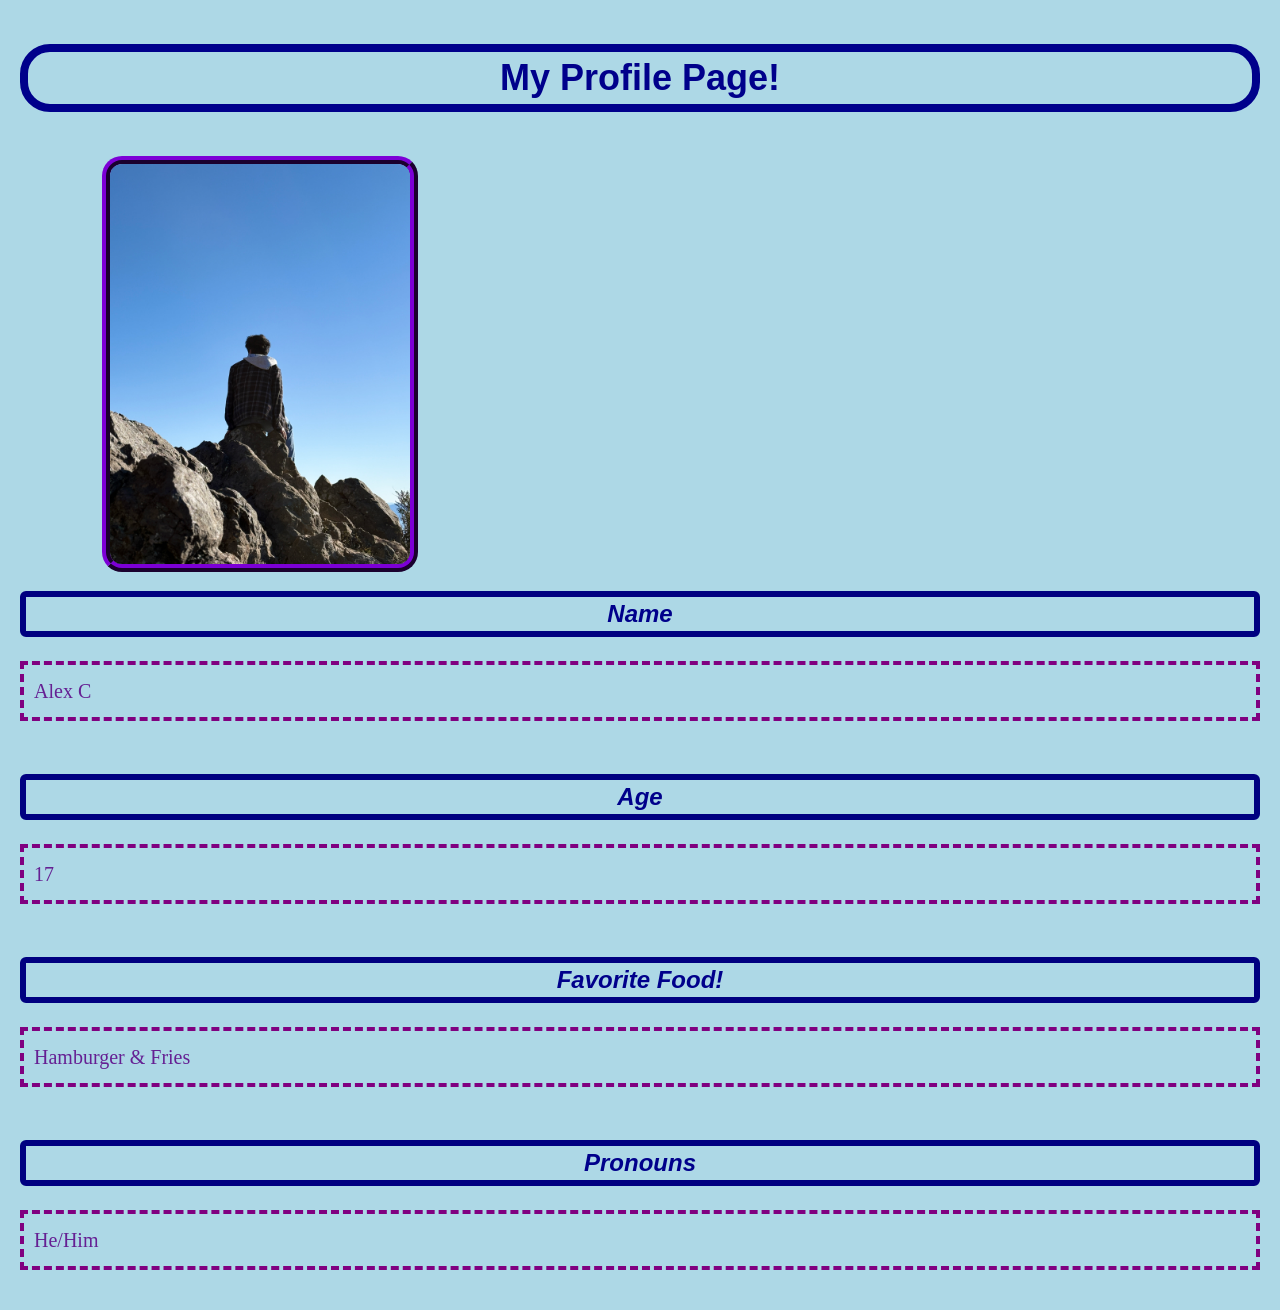
<file: index.html>
<!DOCTYPE html>
<html lang="en">
<head>
    <meta charset="UTF-8">
    <meta name="viewport" content="width=device-width, initial-scale=1.0">
    <link rel="stylesheet" href="styles.css">
    <title>Document</title>
</head>
<body>

    <div class="profile-card">

   <h1 class="heading"> My Profile Page! </h1>
   <br>
   <img class="profile-img" src="IMG_7664.JPEG" alt="Profile Picture" width="300" height="400">
   <br>
   <h3 class="subheading"> Name </h3>
   <p class="info"> Alex C </p>
   <br>
   <h3 class="subheading"> Age </h3>
   <p class="info"> 17 </p>
   <br>
   <h3 class="subheading"> Favorite Food!</h3>
   <p class="info"> Hamburger & Fries</p>
   <br>
   <h3 class="subheading"> Pronouns</h3>
   <p class="info"> He/Him</p>
   
</body>
</html>
</file>
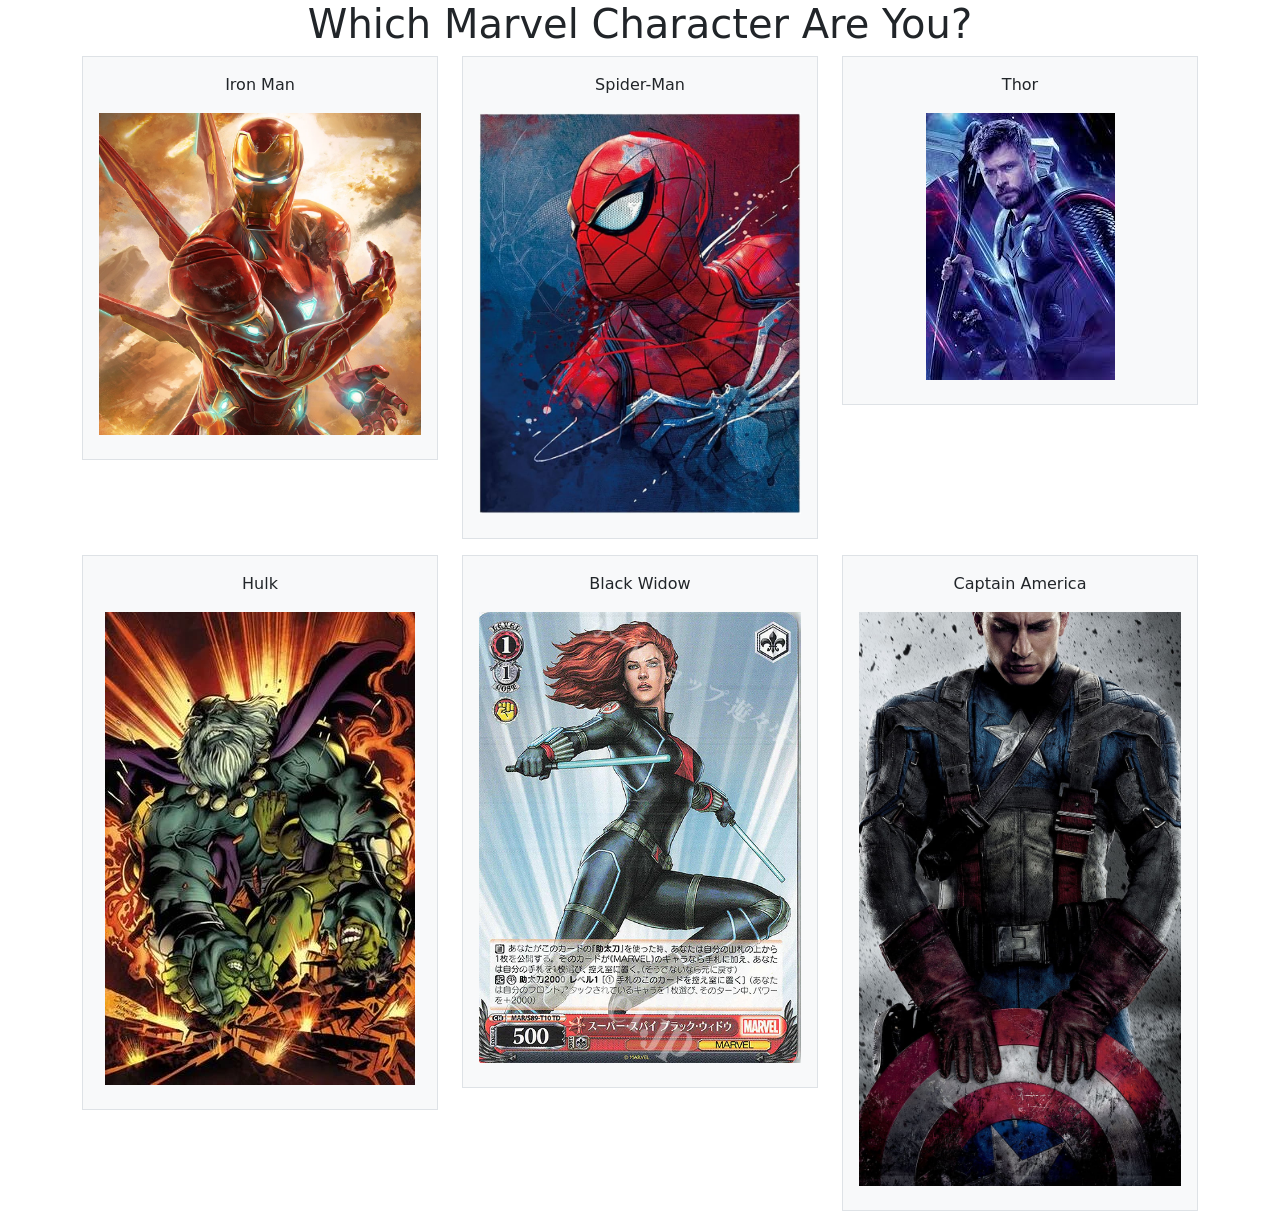
<file: 2.1 Intro to Bootstrap/index3.html>
<!DOCTYPE html>
<html lang="en">
<head>
    <meta charset="UTF-8">
    <meta name="viewport" content="width=device-width, initial-scale=1.0">
    <title>Bootstrap Grid Example</title>
    <!-- Bootstrap CSS -->
    <link href="https://cdn.jsdelivr.net/npm/bootstrap@5.3.0/dist/css/bootstrap.min.css" rel="stylesheet" integrity="sha384-9ndCyUa0R6Y2gdvb8C+L0A2pQPa4hYxA0QV0GzRCsqPcJGxLtax/jD1gtgjw8S4J" crossorigin="anonymous">
</head>
<body>

<div class="container">
    <h1 class="text-center">Which Marvel Character Are You?</h1>

   
    <div class="row mb-3">
        <div class="col">
            <div class="bg-light border text-center p-3">
                <p>Iron Man</p>
                <img src="Iron-man.webp" alt="Iron Man" class="img-fluid mb-2">
            </div>
        </div>
        <div class="col">
            <div class="bg-light border text-center p-3">
                <p>Spider-Man</p>
                <img src="spider-man.jpg" alt="Spider-Man" class="img-fluid mb-2">
            </div>
        </div>
        <div class="col">
            <div class="bg-light border text-center p-3">
                 <p>Thor</p>
                <img src="Thor.jpeg" alt="Thor" class="img-fluid mb-2">
            </div>
        </div>
    </div>

    <div class="row">
        <div class="col">
            <div class="bg-light border text-center p-3">
                <p>Hulk</p>
                <img src="Hulk.webp" alt="Hulk" class="img-fluid mb-2">
            </div>
        </div>
        <div class="col">
            <div class="bg-light border text-center p-3">
                <p>Black Widow</p>
                <img src="Black Widow.webp" alt="Black Widow" class="img-fluid mb-2">
            </div>
        </div>
        <div class="col">
            <div class="bg-light border text-center p-3">
                <p>Captain America</p>
                <img src="Capitan America.jpg" alt="Captain America" class="img-fluid mb-2">
            </div>
        </div>
    </div>
</div>

<!-- Bootstrap Bundle JS -->
<script src="https://cdn.jsdelivr.net/npm/bootstrap@5.3.0/dist/js/bootstrap.bundle.min.js" integrity="sha384-ENjdO4Dr2bkBIFxQpeoB6V3qXQ5U5Ndu7z3z8mKpRM9EbTk0zB4aZg+F2Yp8x1p6" crossorigin="anonymous"></script>
</body>
</html>
</file>
<file: styles.css>
body {
    background-color: lightblue;
    font-family: Arial, sans-serif;
    color: darkblue;
    padding: 20px;
    margin: 0px;
}

.heading {
    font-size: 36px;
    font-weight: bold;
    text-align: center;
    border: 8px solid darkblue;
    border-radius: 30px;
    padding: 5px;
}

.subheading {
    font-size: 24px;
    font-style: italic;
    text-align: center;
    margin-top: 15px;
    border-radius: 6px;
    border: 6px solid navy;
    padding: 3px;
}

.info {
    font-size: 20px;
    line-height: 1.6;
    margin-top: 10px;
    color: rgb(101, 32, 147);
    font-family: Georgia, 'Times New Roman', Times, serif;
    border: 4px dashed purple;
    padding: 10px;

}

.profile-img {
    border-style : ridge;
    border-radius : 20px;
    border-width : 8px;
    border-color : indigo;
    padding : 0px;
    margin-left : 82px;
    margin-top : 2px;
    width: auto;
    
}
</file>
